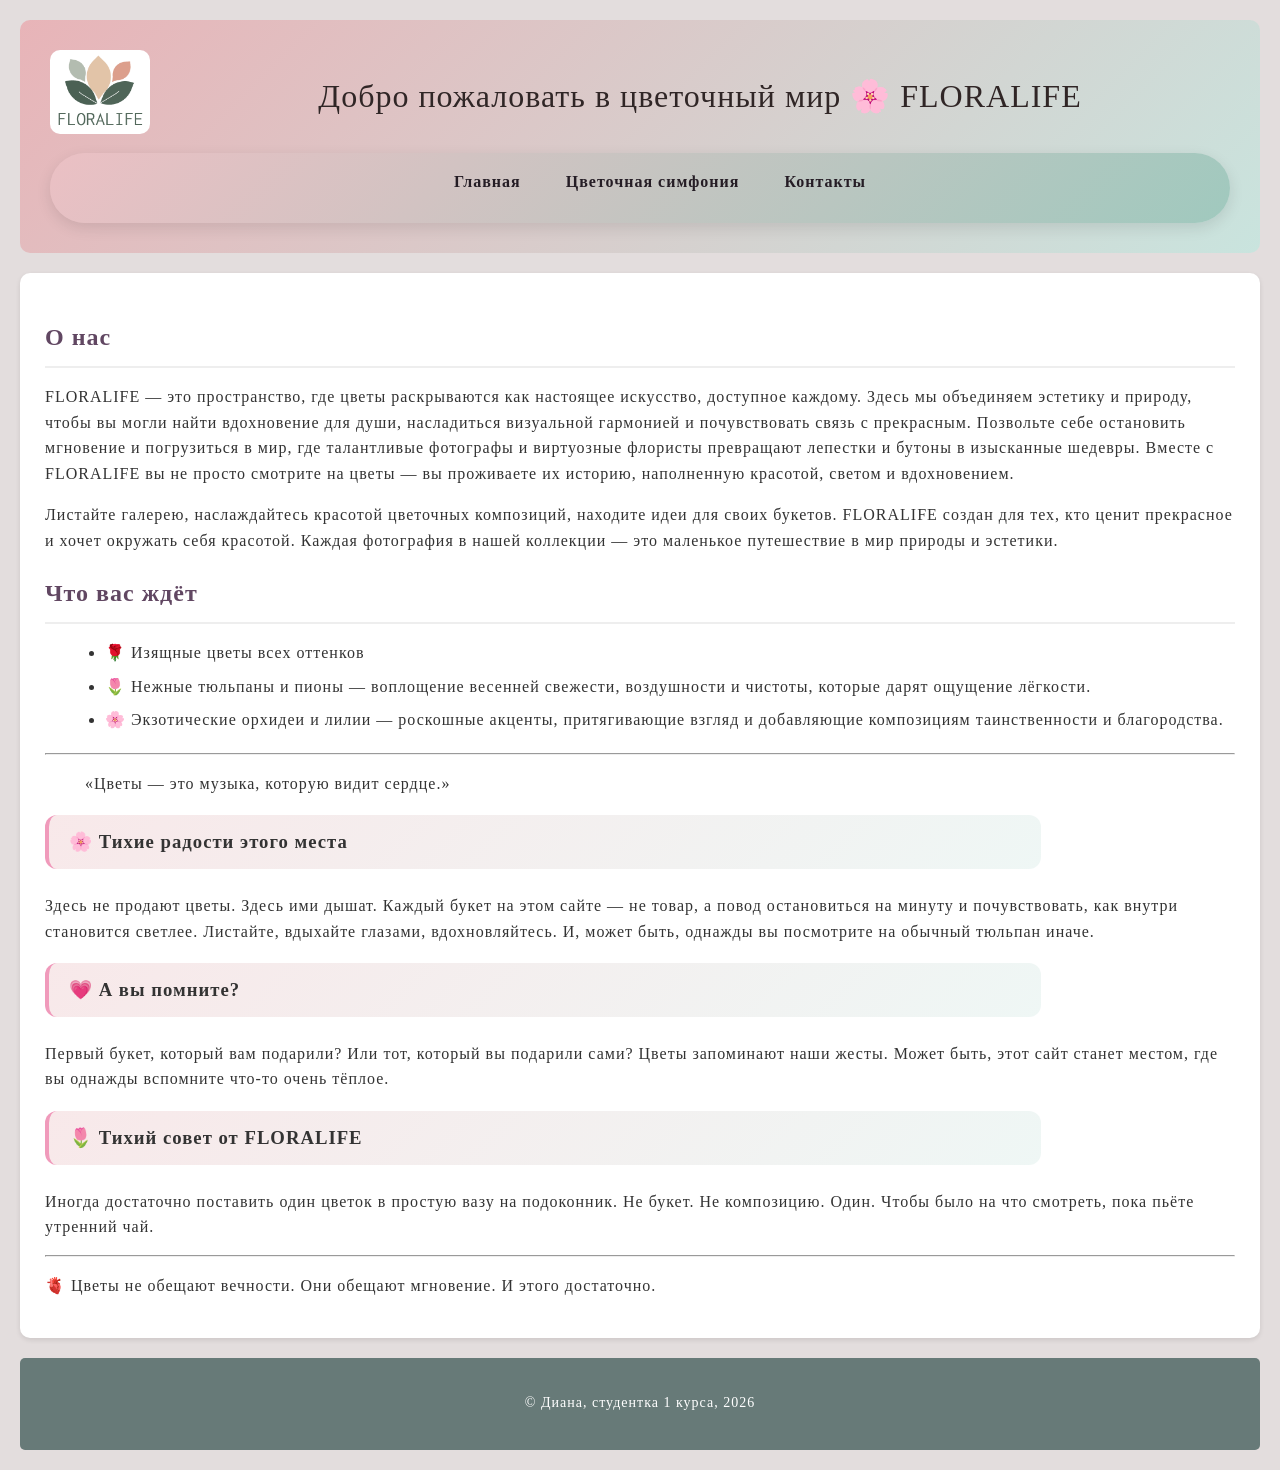
<file: index.html>
<!DOCTYPE html>
<html lang="ru">

<head>
    <meta charset="UTF-8">
    <meta name="viewport" content="width=device-width, initial-scale=1.0">
    <title> FLORALIFE</title>
    <link rel="stylesheet" href="styles/style.css">
    <link rel="icon" href="images/logo.png" sizes="any">
    <link rel="icon" href="icon.svg" type="image/svg+xml">
    <link rel="apple-touch-icon" href="apple-touch-icon.png">
</head>

<body>
    <div class="header">
        <img src="images/logo.png" alt="Логотип" class="header-logo">
        <h1>Добро пожаловать в цветочный мир 🌸 FLORALIFE</h1>
        <nav>
            <ul>
                <li><a href="index.html">Главная</a></li>
                <li><a href="pages/gallery.html">Цветочная симфония</a></li>
                <li><a href="pages/contact.html">Контакты</a></li>
            </ul>
        </nav>
        <!-- Шапка сайта -->
    </div>
    <main>
        <section>
            <h2>О нас</h2>
            <p>FLORALIFE — это пространство, где цветы раскрываются как настоящее искусство, доступное каждому. Здесь мы
                объединяем эстетику и природу, чтобы вы могли найти вдохновение для души, насладиться визуальной
                гармонией и почувствовать связь с прекрасным. Позвольте себе остановить мгновение и погрузиться в мир,
                где талантливые фотографы и виртуозные флористы превращают лепестки и бутоны в изысканные шедевры.
                Вместе с FLORALIFE вы не просто смотрите на цветы — вы проживаете их историю, наполненную красотой,
                светом и вдохновением.</p>
            <p>Листайте галерею, наслаждайтесь красотой цветочных композиций, находите идеи для своих букетов. FLORALIFE
                создан для тех, кто ценит прекрасное и хочет окружать себя красотой. Каждая фотография в нашей коллекции
                — это маленькое путешествие в мир природы и эстетики.</p>
            <h2>Что вас ждёт</h2>

            <ul>
                <li>🌹 Изящные цветы всех оттенков</li>
                <li>🌷 Нежные тюльпаны и пионы — воплощение весенней свежести, воздушности и чистоты, которые дарят
                    ощущение лёгкости.</li>
                <li>🌸 Экзотические орхидеи и лилии — роскошные акценты, притягивающие взгляд и добавляющие композициям
                    таинственности и благородства.</li>
            </ul>
        </section>

        <section class="inspiration-block">
            <hr>

            <blockquote>
                «Цветы — это музыка, которую видит сердце.»
            </blockquote>

            <h3 class="peach-block">🌸 Тихие радости этого места</h3>
            <p>
                Здесь не продают цветы. Здесь ими дышат. Каждый букет на этом сайте — не товар,
                а повод остановиться на минуту и почувствовать, как внутри становится светлее.
                Листайте, вдыхайте глазами, вдохновляйтесь. И, может быть, однажды вы посмотрите
                на обычный тюльпан иначе.
            </p>

            <h3 class="peach-block">💗 А вы помните?</h3>
            <p>
                Первый букет, который вам подарили? Или тот, который вы подарили сами?
                Цветы запоминают наши жесты. Может быть, этот сайт станет местом,
                где вы однажды вспомните что-то очень тёплое.
            </p>

            <h3 class="peach-block">🌷 Тихий совет от FLORALIFE</h3>
            <p>
                Иногда достаточно поставить один цветок в простую вазу на подоконник.
                Не букет. Не композицию. Один. Чтобы было на что смотреть, пока пьёте утренний чай.
            </p>

            <hr>

            <p class="poetic-line">
                🫀 Цветы не обещают вечности. Они обещают мгновение. И этого достаточно.
            </p>
        </section>

    </main>
    <footer>
        <p>© Диана, студентка 1 курса, 2026</p><!-- Подвал сайта -->
    </footer>
</body>

</html>
</file>
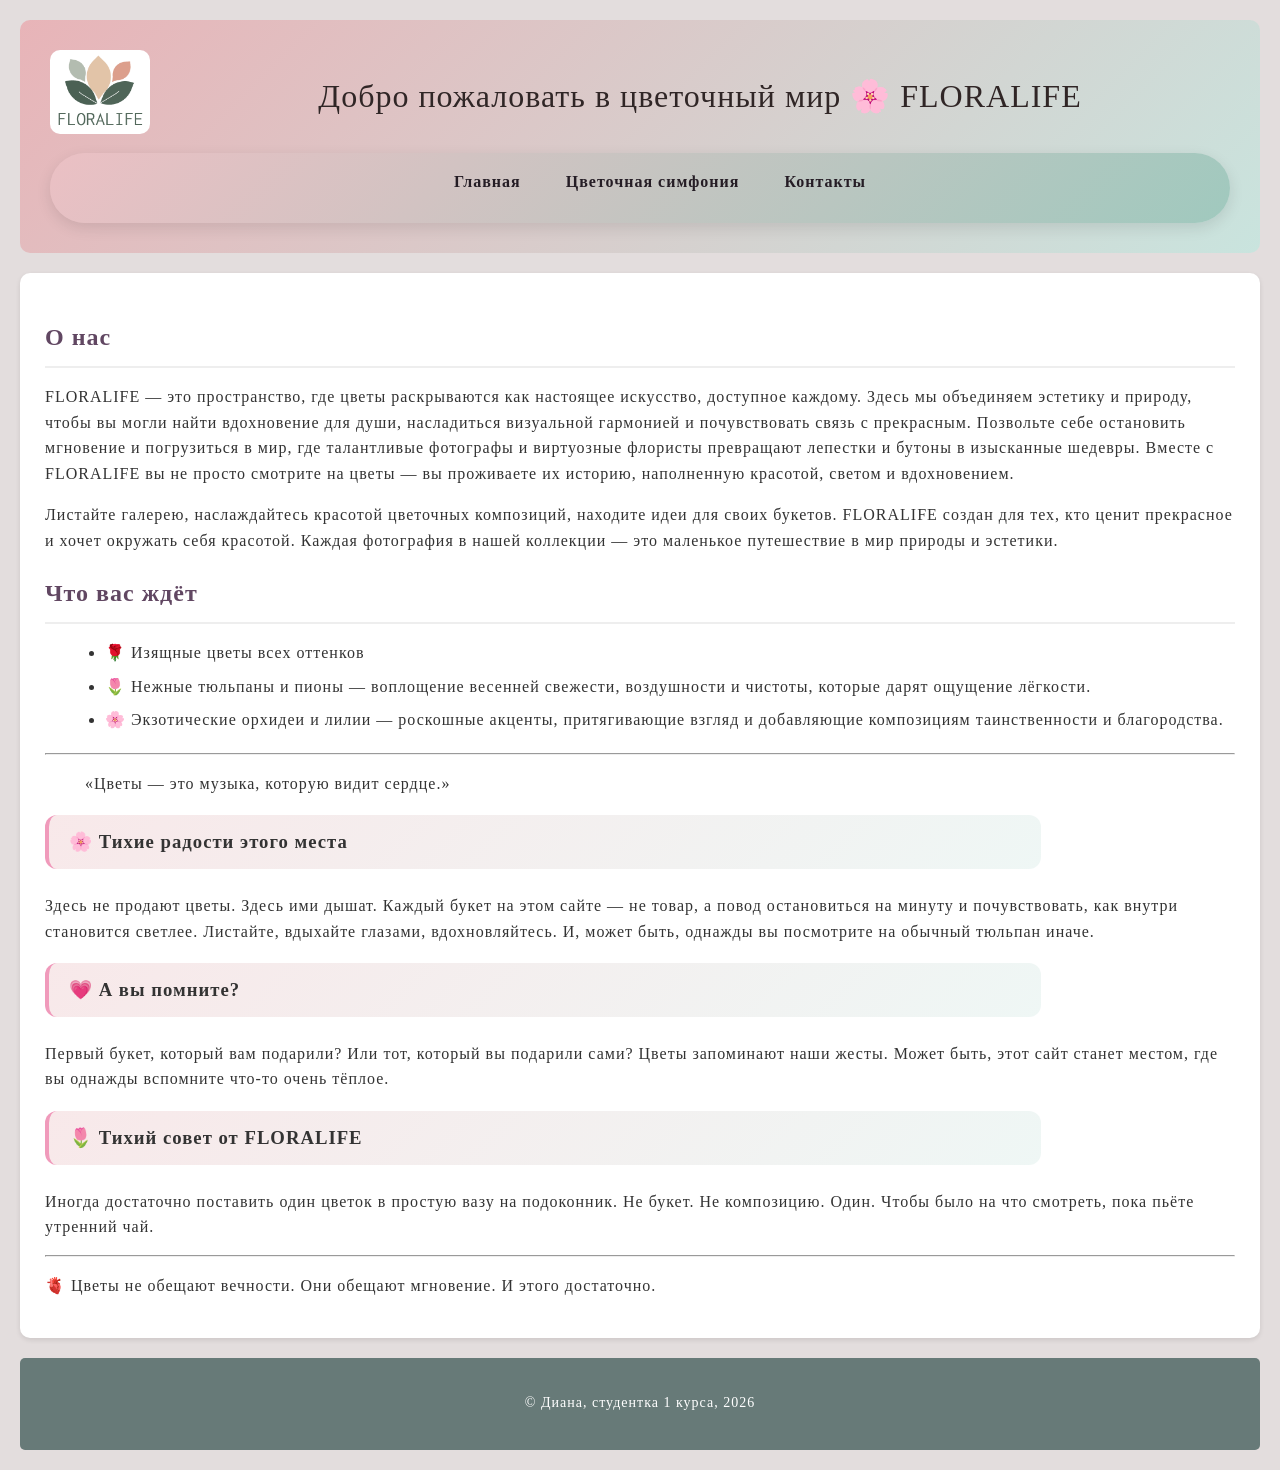
<file: i.html>
<!DOCTYPE html>
<html lang="ru">

<head>
    <meta charset="UTF-8">
    <meta name="viewport" content="width=device-width, initial-scale=1.0">
    <title> FLORALIFE</title>
    <link rel="stylesheet" href="../styles/style.css">
    <link rel="icon" href="images/logo.png" sizes="any">
    <link rel="icon" href="icon.svg" type="image/svg+xml">
    <link rel="apple-touch-icon" href="apple-touch-icon.png">
</head>

<body>
    <div class="header">
        <img src="images/logo.png" alt="Логотип" class="header-logo">
        <h1>Добро пожаловать в цветочный мир 🌸 FLORALIFE</h1>
        <nav>
            <ul>
                <li><a href="i.html">Главная</a></li>
                <li><a href="pages/gallery.html">Цветочная симфония</a></li>
                <li><a href="pages/contact.html">Контакты</a></li>
            </ul>
        </nav>
        <!-- Шапка сайта -->
    </div>
    <main>
        <section>
            <h2>О нас</h2>
            <p>FLORALIFE — это пространство, где цветы раскрываются как настоящее искусство, доступное каждому. Здесь мы
                объединяем эстетику и природу, чтобы вы могли найти вдохновение для души, насладиться визуальной
                гармонией и почувствовать связь с прекрасным. Позвольте себе остановить мгновение и погрузиться в мир,
                где талантливые фотографы и виртуозные флористы превращают лепестки и бутоны в изысканные шедевры.
                Вместе с FLORALIFE вы не просто смотрите на цветы — вы проживаете их историю, наполненную красотой,
                светом и вдохновением.</p>
            <p>Листайте галерею, наслаждайтесь красотой цветочных композиций, находите идеи для своих букетов. FLORALIFE
                создан для тех, кто ценит прекрасное и хочет окружать себя красотой. Каждая фотография в нашей коллекции
                — это маленькое путешествие в мир природы и эстетики.</p>
            <h2>Что вас ждёт</h2>

            <ul>
                <li>🌹 Изящные цветы всех оттенков</li>
                <li>🌷 Нежные тюльпаны и пионы — воплощение весенней свежести, воздушности и чистоты, которые дарят
                    ощущение лёгкости.</li>
                <li>🌸 Экзотические орхидеи и лилии — роскошные акценты, притягивающие взгляд и добавляющие композициям
                    таинственности и благородства.</li>
            </ul>
        </section>

        <section class="inspiration-block">
            <hr>

            <blockquote>
                «Цветы — это музыка, которую видит сердце.»
            </blockquote>

            <h3 class="peach-block">🌸 Тихие радости этого места</h3>
            <p>
                Здесь не продают цветы. Здесь ими дышат. Каждый букет на этом сайте — не товар,
                а повод остановиться на минуту и почувствовать, как внутри становится светлее.
                Листайте, вдыхайте глазами, вдохновляйтесь. И, может быть, однажды вы посмотрите
                на обычный тюльпан иначе.
            </p>

            <h3 class="peach-block">💗 А вы помните?</h3>
            <p>
                Первый букет, который вам подарили? Или тот, который вы подарили сами?
                Цветы запоминают наши жесты. Может быть, этот сайт станет местом,
                где вы однажды вспомните что-то очень тёплое.
            </p>

            <h3 class="peach-block">🌷 Тихий совет от FLORALIFE</h3>
            <p>
                Иногда достаточно поставить один цветок в простую вазу на подоконник.
                Не букет. Не композицию. Один. Чтобы было на что смотреть, пока пьёте утренний чай.
            </p>

            <hr>

            <p class="poetic-line">
                🫀 Цветы не обещают вечности. Они обещают мгновение. И этого достаточно.
            </p>
        </section>

    </main>
    <footer>
        <p>© Диана, студентка 1 курса, 2026</p><!-- Подвал сайта -->
    </footer>
</body>

</html>
</file>
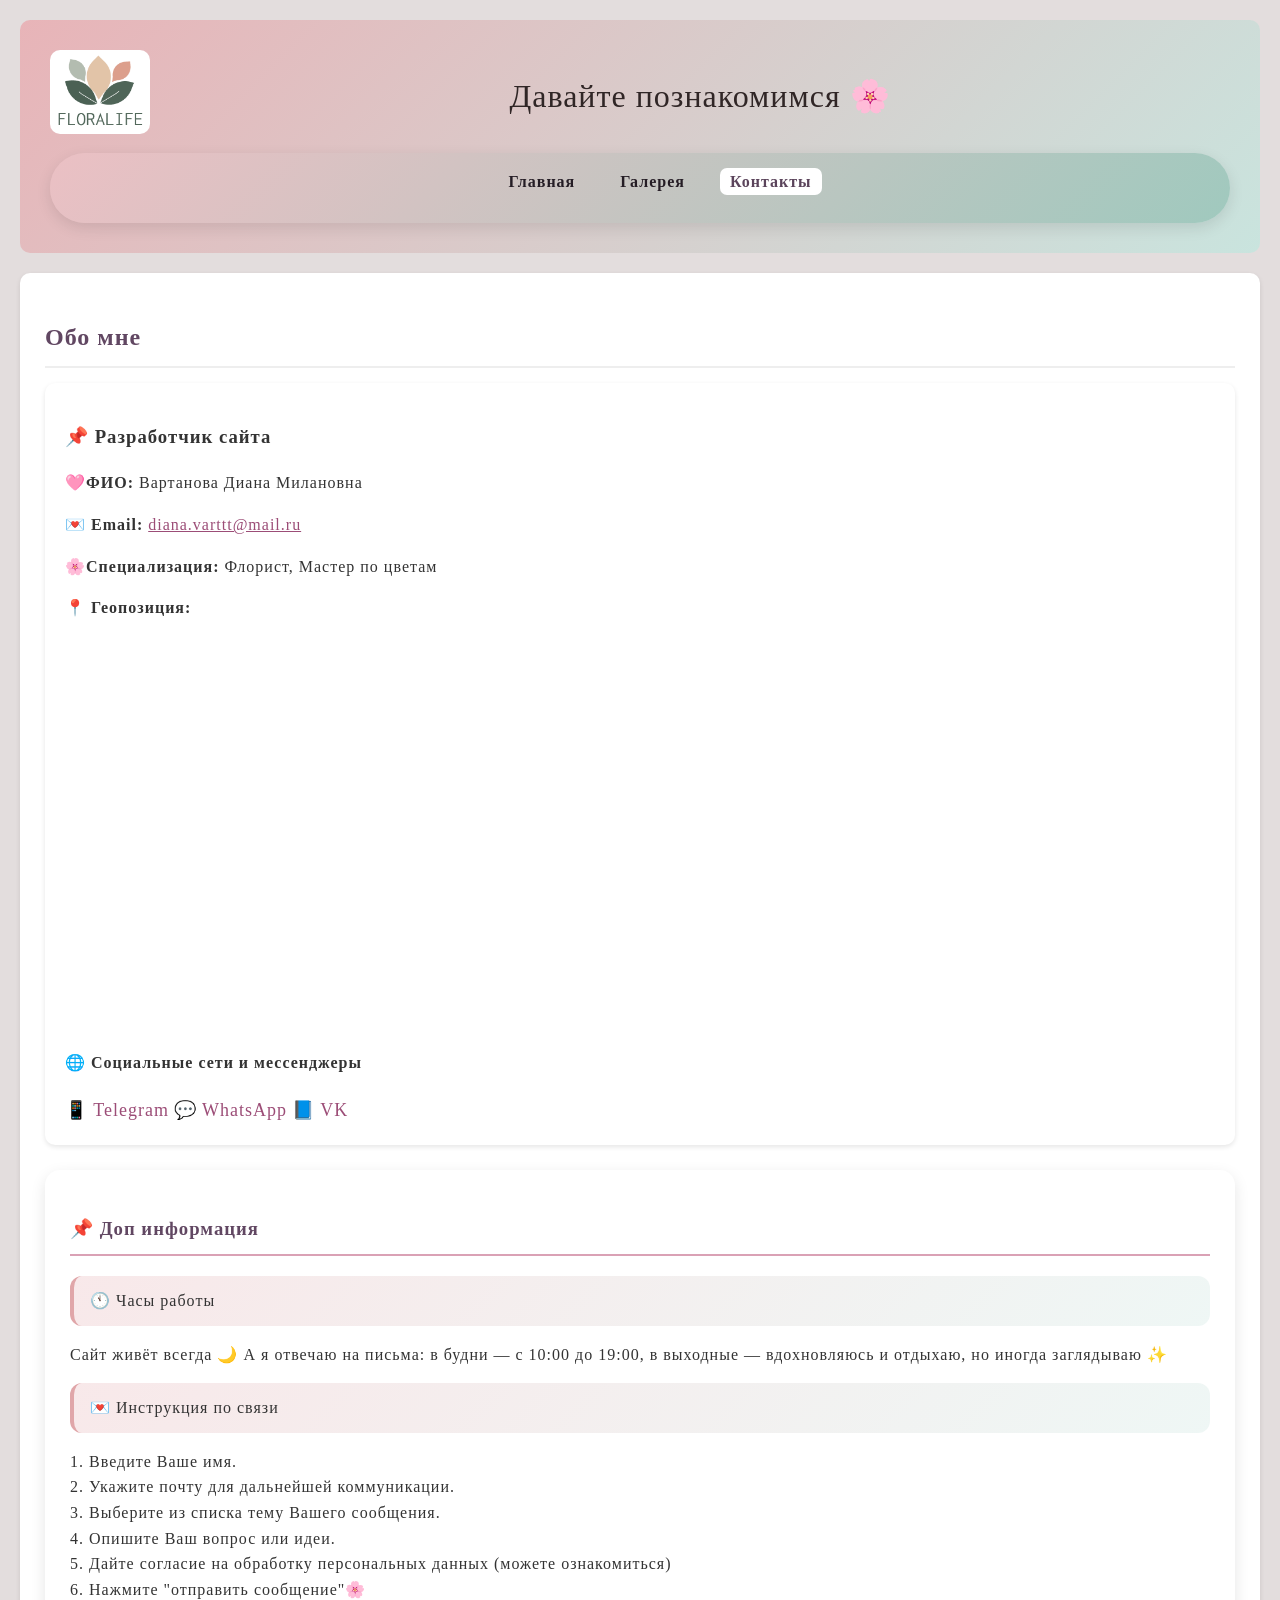
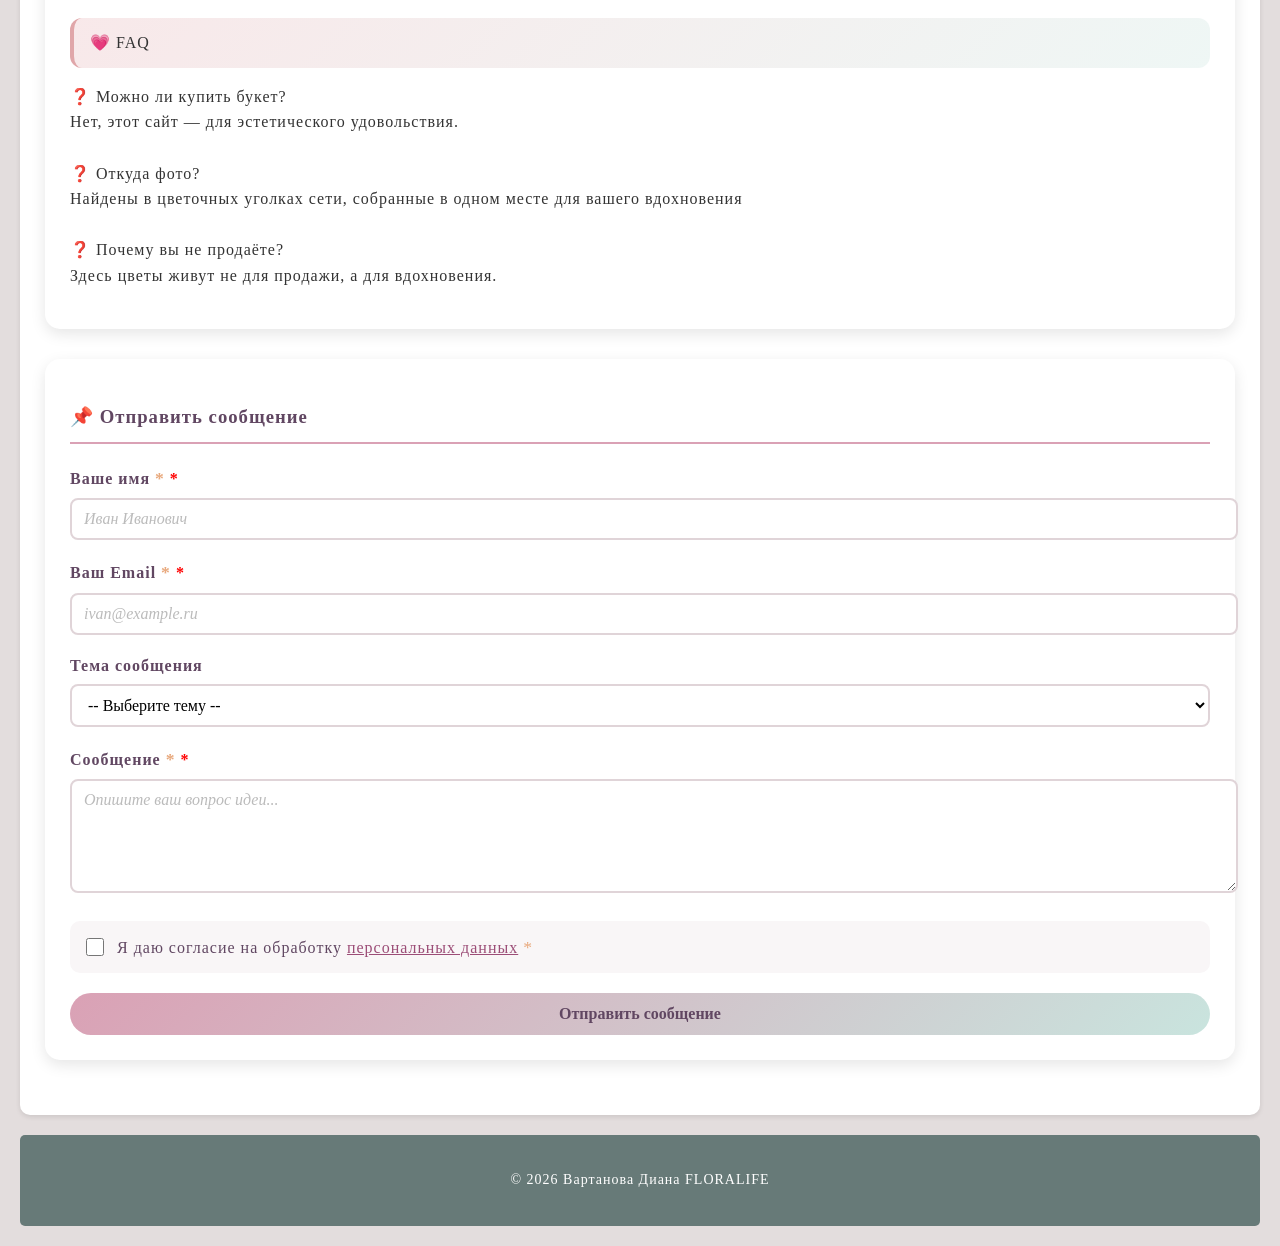
<file: pages/contact.html>
<!DOCTYPE html>
<html lang="ru">

<head>
    <meta charset="UTF-8">
    <meta name="viewport" content="width=device-width, initial-scale=1.0">
    <title>Контакты | Моё портфолио</title>
    <link rel="stylesheet" href="../styles/style.css">
    <link rel="icon" type="image/png" href="https://i.pinimg.com/736x/3c/3d/fe/3c3dfea4e769659297d26ad395058150.jpg">
    <link rel="icon" href="icon.svg" type="../image/svg+xml">
    <link rel="apple-touch-icon" href="apple-touch-icon.png">

</head>

<body>
    <div class="header">
        <img src="../images/logo.png" alt="Логотип" class="header-logo">
        <h1>Давайте познакомимся 🌸</h1>
        <nav>
            <ul>
                <li><a href="../index.html">Главная</a></li>
                <li><a href="/gallery.html">Галерея</a></li>
                <li><a href="/contacts.html" class="active">Контакты</a></li>
            </ul>
        </nav>
    </div>

    <main>
        <h2>Обо мне</h2>

        <!-- моя информационная карточка -->
        <div class="contact-card">
            <h3>Разработчик сайта</h3>

            <div class="dev-info">
                <p><strong> 🩷ФИО:</strong> Вартанова Диана Милановна</p>
                <p><strong>💌 Email:</strong> <a href="mailto:diana.varttt@mail.ru">diana.varttt@mail.ru</a></p>
                <p><strong>🌸Специализация:</strong> Флорист, Мастер по цветам</p>
                <p><strong>📍 Геопозиция:</strong><br><iframe
                        src="https://yandex.ru/map-widget/v1/?um=constructor%3A738efee420b3e8e923a0409f8befa33862ac65344eaff9607604ee2eb6fcb8ba&amp;source=constructor"
                        width="500" height="400" frameborder="0"></iframe></p>
            </div>

            <h4>🌐 Социальные сети и мессенджеры</h4>
            <div class="social-links">
                <a href="https://t.me/di_vartanovaaa" class="social-btn telegram" target="_blank">📱 Telegram</a>
                <a href="https://wa.me/89251482177" class="social-btn whatsapp" target="_blank">💬 WhatsApp</a>
                <a href="https://vk.com/id744947854" class="social-btn vk" target="_blank">📘 VK</a>
            </div>
        </div>

        <!-- доп инфа-->
        <div class="form-card">
            <h3>Доп информация</h3>
            <p class="highlighting">🕚 Часы работы</p>
            <p>Сайт живёт всегда 🌙
                А я отвечаю на письма:
                в будни — с 10:00 до 19:00,
                в выходные — вдохновляюсь и отдыхаю, но иногда заглядываю ✨</p>
            <p class="highlighting">💌 Инструкция по связи</p>
            <p>
                1. Введите Ваше имя.<br>
                2. Укажите почту для дальнейшей коммуникации.<br>
                3. Выберите из списка тему Вашего сообщения.<br>
                4. Опишите Ваш вопрос или идеи.<br>
                5. Дайте согласие на обработку персональных данных (можете ознакомиться)<br>
                6. Нажмите "отправить сообщение"🌸<br>
            </p>

            <p class="highlighting">💗 FAQ</p>
            <p>
                ❓ Можно ли купить букет?<br>
                Нет, этот сайт — для эстетического удовольствия.<br><br>
                ❓ Откуда фото?<br>
                Найдены в цветочных уголках сети, собранные в одном месте для вашего вдохновения<br><br>
                ❓ Почему вы не продаёте?<br>
                Здесь цветы живут не для продажи, а для вдохновения.
            </p>
        </div>

        <!-- форма обратной связи -->
        <div id="myC" class="form-card">
            <h3>Отправить сообщение</h3>
            <form action="#" method="POST" id="contactForm">

                <div class="form-group">
                    <label for="name">Ваше имя <span class="required-star">*</span></label>
                    <input type="text" id="name" name="name" placeholder="Иван Иванович" required>
                </div>

                <div class="form-group">
                    <label for="email">Ваш Email <span class="required-star">*</span></label>
                    <input type="email" id="email" name="email" placeholder="ivan@example.ru" required>
                </div>

                <div class="form-group">
                    <label for="topic">Тема сообщения</label>
                    <select id="topic" name="topic">
                        <option value="" disabled selected>-- Выберите тему --</option>
                        <option value="project">Вопрос по букету (какие цветы использованы?)</option>
                        <option value="consultation">Пожелание для сайта / рубрики</option>
                        <option value="cooperation">Поделиться вдохновением</option>
                        <option value="question">Предложить творческую коллаборацию</option>
                        <option value="other">Другое — и я сам(а) напишу в поле</option>
                    </select>
                </div>

                <div class="form-group">
                    <label for="message">Сообщение <span class="required-star">*</span></label>
                    <textarea id="message" name="message" rows="5" placeholder="Опишите ваш вопрос идеи..."
                        required></textarea>
                </div>

                <div class="checkbox-group">
                    <input type="checkbox" id="consent" name="consent" required>
                    <label for="consent">Я даю согласие на обработку <a
                            href="https://www.consultant.ru/document/cons_doc_LAW_61801/" target="_blank">персональных
                            данных</a> <span class="required-star">*</span></label>
                </div>

                <button type="submit" class="btn-send">Отправить сообщение </button>
            </form>
        </div>

    </main>

    <footer>
        <p>&copy; 2026 Вартанова Диана FLORALIFE</p>
    </footer>
</body>

</html>
</file>
<file: styles/style.css>
** {
    margin: 0;
    padding: 0;
    box-sizing: border-box;
}

body {
    font-family: Georgia, serif;
    background-color: #e3dddd;
    color: #333;
    line-height: 1.6;
    margin: 20px;
    letter-spacing: 1px;
}

.header-logo {
    float: left;
    margin-right: 20px;
    width: 100px;
    height: auto;
    border-radius: 10px;
}


::selection {
    background-color: #af8899;
    color: #ffffff;
}

.header {
    background-color: #daa1b5;
    color: rgb(51, 39, 51);
    background: linear-gradient(135deg, #e8b4b8 0%, #c9e4de 100%);
    padding: 30px;
    text-align: center;
    border-radius: 10px;
    margin-bottom: 20px;
}

.header h1 {
    text-align: center;
    font-size: 2rem;
    margin-bottom: 30px;
    color: #302626;
    font-weight: 400;
    letter-spacing: 1px;
}

nav {
    display: flex;
    justify-content: center;
    align-items: center;
    background: linear-gradient(135deg, #ebc0c4 0%, #a0c9be 100%);
    height: 70px;
    border-radius: 50px;
    box-shadow: 0 5px 15px rgba(0, 0, 0, 0.1);
}

nav ul {
    list-style-type: none;
}

nav ul li {
    display: inline-block;
    margin-right: 20px;
}

nav ul li a {
    color: rgb(37, 29, 37);
    text-decoration: none;
    font-weight: bold;
    padding: 5px 10px;
    border-radius: 40px;
}

nav ul li a:hover {
    background: rgba(255, 255, 255, 0.95);
    color: #c97b84;
    transform: translateY(-2px);
    box-shadow: 0 4px 12px rgba(0, 0, 0, 0.1);
}

main {
    background-color: white;
    padding: 25px;
    border-radius: 10px;
    box-shadow: 0 2px 5px rgba(0, 0, 0, 0.1);
    margin-bottom: 20px;
}

h2 {
    color: #614762;
    margin: 20px 0 15px 0;
    padding-bottom: 10px;
    border-bottom: 2px solid #eee;
}

p {
    margin-bottom: 15px;
}

ul {
    margin-left: 20px;
    margin-bottom: 20px;
}

ul li {
    margin-bottom: 8px;
}

footer {
    background-color: #677a78;
    color: rgb(255, 255, 255);
    text-align: center;
    padding: 20px;
    border-radius: 5px;
    font-size: 14px;
}

.grid-container {
    display: grid;
    grid-template-columns: repeat(3, 1fr);
    gap: 20px;
    justify-items: center;
    align-items: center;
}

img {
    max-width: 100%;
    height: auto;
}


.gallery-grid {
    display: grid;
    grid-template-columns: repeat(3, 1fr);
    gap: 20px;
    justify-items: center;
    align-items: center;
}


.gallery-item {
    text-align: center;
    width: 100%;
    background: white;
    border-radius: 16px;
    overflow: hidden;
    transition: all 0.3s ease;
    cursor: pointer;
    position: relative;
}

/* подъём карточки */
.gallery-item:hover {
    transform: translateY(-5px);
}

.gallery-item img {
    width: 100%;
    height: 250px;
    object-fit: cover;
    border-radius: 12px;
    transition: all 0.4s ease;
}

/*  увеличение картинки при наведении */
.gallery-item:hover img {
    transform: scale(1.02);
}

.gallery-item .info {
    padding: 12px 8px;
    background: white;
}

.gallery-item .info h3 {
    margin: 5px 0;
    font-size: 1rem;
    color: #5a4b5c;
    font-weight: 500;
}

.gallery-item .info p {
    margin: 5px 0 0;
    font-size: 0.85rem;
    color: #999;
}

.like-container {
    position: absolute;
    bottom: 70px;
    right: 12px;
    background: rgba(255, 255, 255, 0.9);
    backdrop-filter: blur(4px);
    border-radius: 40px;
    padding: 6px 12px;
    display: flex;
    align-items: center;
    gap: 8px;
    font-size: 1rem;
    font-weight: 500;
    box-shadow: 0 2px 8px rgba(0, 0, 0, 0.1);
    transition: all 0.2s ease;
    cursor: pointer;
    z-index: 2;
}

.like-container:hover {
    background: white;
    transform: scale(1.05);
}

.like-container:active {
    transform: scale(0.95);
}

.like-btn {
    font-size: 1.3rem;
    transition: transform 0.2s ease;
    display: inline-block;
    user-select: none;
}

.like-container.liked .like-btn {
    animation: likePop 0.3s ease;
}

.like-count {
    font-size: 0.9rem;
    color: #333;
    min-width: 28px;
    text-align: center;
}

/* анимация сердечка при клике */
@keyframes likePop {
    0% {
        transform: scale(1);
    }

    50% {
        transform: scale(1.3);
    }

    100% {
        transform: scale(1);
    }
}

@media (max-width: 768px) {
    .gallery-grid {
        grid-template-columns: repeat(2, 1fr);
        gap: 15px;
    }

    .like-container {
        bottom: 65px;
        right: 8px;
        padding: 4px 10px;
    }

    .btn {
        bottom: 30px;
        left: 30px;
        padding: 10px 20px;
    }
}

@media (max-width: 480px) {
    .gallery-grid {
        grid-template-columns: 1fr;
        gap: 20px;
    }

    .like-container {
        bottom: 75px;
        right: 12px;
        padding: 6px 12px;
    }
}

.btn {
    display: inline-block;
    position: fixed;
    padding: 12px 24px;
    bottom: 50px;
    left: 50px;
    background-color: #6b8c6e;
    color: white;
    text-decoration: none;
    border-radius: 40px;
    transition: all 0.3s ease;
    font-size: 1rem;
    font-weight: 500;
    box-shadow: 0 4px 12px rgba(107, 140, 110, 0.3);
    z-index: 100;
}

.btn:hover {
    background-color: #e8a87c;
    transform: translateY(-3px);
    box-shadow: 0 6px 18px rgba(232, 168, 124, 0.4);
}

.btn:active {
    background-color: #c97b84;
    transform: translateY(0);
    box-shadow: none;
}

.container h1 {
    text-align: center;
    font-size: 2rem;
    margin-bottom: 30px;
    color: #5a4b5c;
    font-weight: 400;
    letter-spacing: 1px;
}

/* контакты */


.dev-info a {
    color: #9c4d77;
}

.dev-info a:hover {
    color: #dc9ab4;
}

.social-links .social-btn {
    text-decoration: none;
    font-size: 18px;
    transition: color 0.3s ease;
}

.social-links .telegram {
    color: #9c4d77;
}

.social-links .whatsapp {
    color: #9c4d77;
}

.social-links .vk {
    color: #9c4d77;
}

.social-links .social-btn:hover {
    color: #dc9ab4;
}

nav ul li a.active {
    background-color: rgb(255, 255, 255);
    color: #5b445b;
    border-radius: 7px;
}

.contact-card,
.form-card,
.info-block {
    background: white;
    padding: 20px;
    border-radius: 10px;
    margin-bottom: 25px;
    box-shadow: 0 2px 5px rgba(0, 0, 0, 0.1);
}

.social a {
    display: inline-block;
    background: #daa1b5;
    color: white;
    padding: 8px 15px;
    margin-right: 10px;
    text-decoration: none;
    border-radius: 20px;
    transition: 0.3s;
}

.social a:hover {
    background: #c9e4de;
    color: #333;
}

/* форма */
.form-group {
    margin-bottom: 15px;
}

label {
    display: block;
    margin-bottom: 5px;
    font-weight: bold;
    color: #614762;
}

label:has(+ input:required)::after,
label:has(+ textarea:required)::after {
    content: " *";
    color: red;
}

input,
select,
textarea {
    width: 100%;
    padding: 8px 10px;
    border: 1px solid #ddd;
    border-radius: 5px;
    font-family: Georgia, serif;
}

input:focus,
select:focus,
textarea:focus {
    outline: none;
    border-color: #daa1b5;
    box-shadow: 0 0 5px rgba(218, 161, 181, 0.5);
}

input:hover,
select:hover,
textarea:hover {
    border-color: #c9e4de;
}

.checkbox-group a {
    color: #9c4d77;
}

.checkbox-group a:hover {
    color: #866488;
}

.checkbox-group {
    margin: 15px 0;
    display: flex;
    align-items: center;
    gap: 8px;
}

.checkbox-group input {
    width: auto;
}

.checkbox-group input:checked {
    transform: scale(1.1);
}

.btn-send {
    background: #daa1b5;
    color: white;
    padding: 10px 20px;
    border: none;
    border-radius: 25px;
    cursor: pointer;
    font-size: 16px;
    width: 100%;
    transition: 0.3s;
}

.btn-send:hover {
    background: #c9e4de;
    color: #333;
    transform: translateY(-2px);
}

.btn-send:active {
    transform: translateY(0);
}

.contact-card h3::before,
.form-card h3::before,
.info-block h3::before {
    content: "📌 ";
}

.info-block p {
    margin-bottom: 10px;
    padding: 8px;
    background: #f9f6f7;
    border-radius: 8px;
}

.info-block p:nth-child(odd) {
    background: #f0e6ea;
}

@media (max-width: 768px) {
    .social a {
        display: block;
        margin-bottom: 10px;
        text-align: center;
    }

    .contact-card,
    .form-card,
    .info-block {
        padding: 15px;
    }
}



.form-card {
    background: white;
    padding: 25px;
    border-radius: 15px;
    margin-bottom: 30px;
    box-shadow: 0 5px 15px rgba(0, 0, 0, 0.1);
    transition: transform 0.3s;
}

.form-card:hover {
    transform: translateY(-5px);
}

.form-card h3 {
    color: #614762;
    margin-bottom: 20px;
    padding-bottom: 10px;
    border-bottom: 2px solid #daa1b5;
}

.form-group {
    margin-bottom: 18px;
}

.form-group label {
    display: block;
    margin-bottom: 6px;
    font-weight: bold;
    color: #614762;
}

.required-star {
    color: #e8a87c;
    font-size: 1.1rem;
}

.form-group input,
.form-group select,
.form-group textarea {
    width: 100%;
    padding: 10px 12px;
    border: 2px solid #e0d4d8;
    border-radius: 8px;
    font-size: 1rem;
    font-family: Georgia, serif;
    transition: all 0.3s;
    background: white;
}

.form-group input:focus,
.form-group select:focus,
.form-group textarea:focus {
    outline: none;
    border-color: #daa1b5;
    box-shadow: 0 0 0 3px rgba(218, 161, 181, 0.2);
}

.form-group input:hover,
.form-group select:hover,
.form-group textarea:hover {
    border-color: #c9e4de;
}

.form-group input[type="email"]:valid {
    border-color: #6b8c6e;
}

.form-group input[type="email"]:invalid:not(:placeholder-shown) {
    border-color: #e8a87c;
}

.form-group input::placeholder,
.form-group textarea::placeholder {
    color: #bbb;
    font-style: italic;
}

.form-group input:focus::placeholder,
.form-group textarea:focus::placeholder {
    color: transparent;
}

.checkbox-group {
    display: flex;
    align-items: center;
    gap: 10px;
    margin: 20px 0;
    padding: 12px;
    background: #f9f6f7;
    border-radius: 10px;
}

.checkbox-group input[type="checkbox"] {
    width: 18px;
    height: 18px;
    cursor: pointer;
    accent-color: #daa1b5;
}

.checkbox-group input[type="checkbox"]:checked {
    transform: scale(1.05);
}

.checkbox-group label {
    margin: 0;
    cursor: pointer;
    font-weight: normal;
}

.btn-send {
    width: 100%;
    padding: 12px 20px;
    background: linear-gradient(135deg, #daa1b5, #c9e4de);
    color: #614762;
    border: none;
    border-radius: 25px;
    font-size: 1rem;
    font-weight: bold;
    cursor: pointer;
    transition: all 0.3s;
    font-family: Georgia, serif;
}

.btn-send:hover {
    transform: translateY(-2px);
    box-shadow: 0 5px 15px rgba(218, 161, 181, 0.3);
    background: linear-gradient(135deg, #e8b4b8, #c9e4de);
}

.btn-send:active {
    transform: translateY(0);
}

.success-message {
    background: #6b8c6e;
    color: white;
    padding: 10px;
    border-radius: 8px;
    text-align: center;
    margin-top: 15px;
}

@media (max-width: 768px) {
    .form-card {
        padding: 15px;
    }

    .checkbox-group {
        flex-wrap: wrap;
    }
}


/* затемнение фона */
.modal-overlay {
    position: fixed;
    top: 0;
    left: 0;
    width: 100%;
    height: 100%;
    background-color: rgba(0, 0, 0, 0.7);
    backdrop-filter: blur(4px);
    z-index: 1000;
    display: flex;
    justify-content: center;
    align-items: center;
    opacity: 0;
    visibility: hidden;
    transition: all 0.25s ease;
}

.modal-overlay.active {
    opacity: 1;
    visibility: visible;
}

/*  модальне окно не на весь экран */
.modal-container {
    max-width: 480px;
    width: 85%;
    background: #fffaf5;
    border-radius: 24px;
    overflow: hidden;
    box-shadow: 0 20px 40px -12px rgba(0, 0, 0, 0.4);
    transform: scale(0.92);
    transition: transform 0.25s ease;
}

.modal-overlay.active .modal-container {
    transform: scale(1);
}

.modal-img {
    width: 100%;
    max-height: 280px;
    object-fit: cover;
    border-bottom: 2px solid #e8b4b8;
}

.modal-content {
    padding: 20px 24px 24px;
    text-align: center;
    background: #fffaf5;
}

.modal-content h3 {
    font-size: 1.4rem;
    color: #5a4b5c;
    margin-bottom: 12px;
    font-weight: 500;
}

.modal-description {
    font-size: 0.95rem;
    line-height: 1.5;
    color: #3e3a3f;
    margin-bottom: 0;
}

.gallery-item img {
    cursor: pointer;
}

/* адаптивность для мобильных */
@media (max-width: 560px) {
    .modal-container {
        width: 92%;
        max-width: 360px;
    }

    .modal-img {
        max-height: 220px;
    }

    .modal-content {
        padding: 16px 18px 20px;
    }

    .modal-content h3 {
        font-size: 1.2rem;
    }

    .modal-description {
        font-size: 0.85rem;
    }
}


/* contact */

.form-card .highlighting {
    background: linear-gradient(135deg, rgba(232, 180, 184, 0.3) 0%, rgba(201, 228, 222, 0.3) 100%);
    border-left: 4px solid #e0a6a9;
    padding: 12px 16px;
    border-radius: 12px;
}

/* i.html */

.peach-block {
    background: linear-gradient(135deg, rgba(232, 180, 184, 0.3) 0%, rgba(201, 228, 222, 0.3) 100%);
    border-left: 4px solid #f09abb;
    padding: 12px 20px;
    border-radius: 12px;
    margin-bottom: 1.5rem;
    max-width: 80%;
}

.peach-block h3 {
    margin-top: 0;
    margin-bottom: 0.5rem;
    color: #8b5a5b;
    font-weight: 500;
}

.peach-block p {
    margin-bottom: 0;
    color: #4a3a2e;
}
</file>
